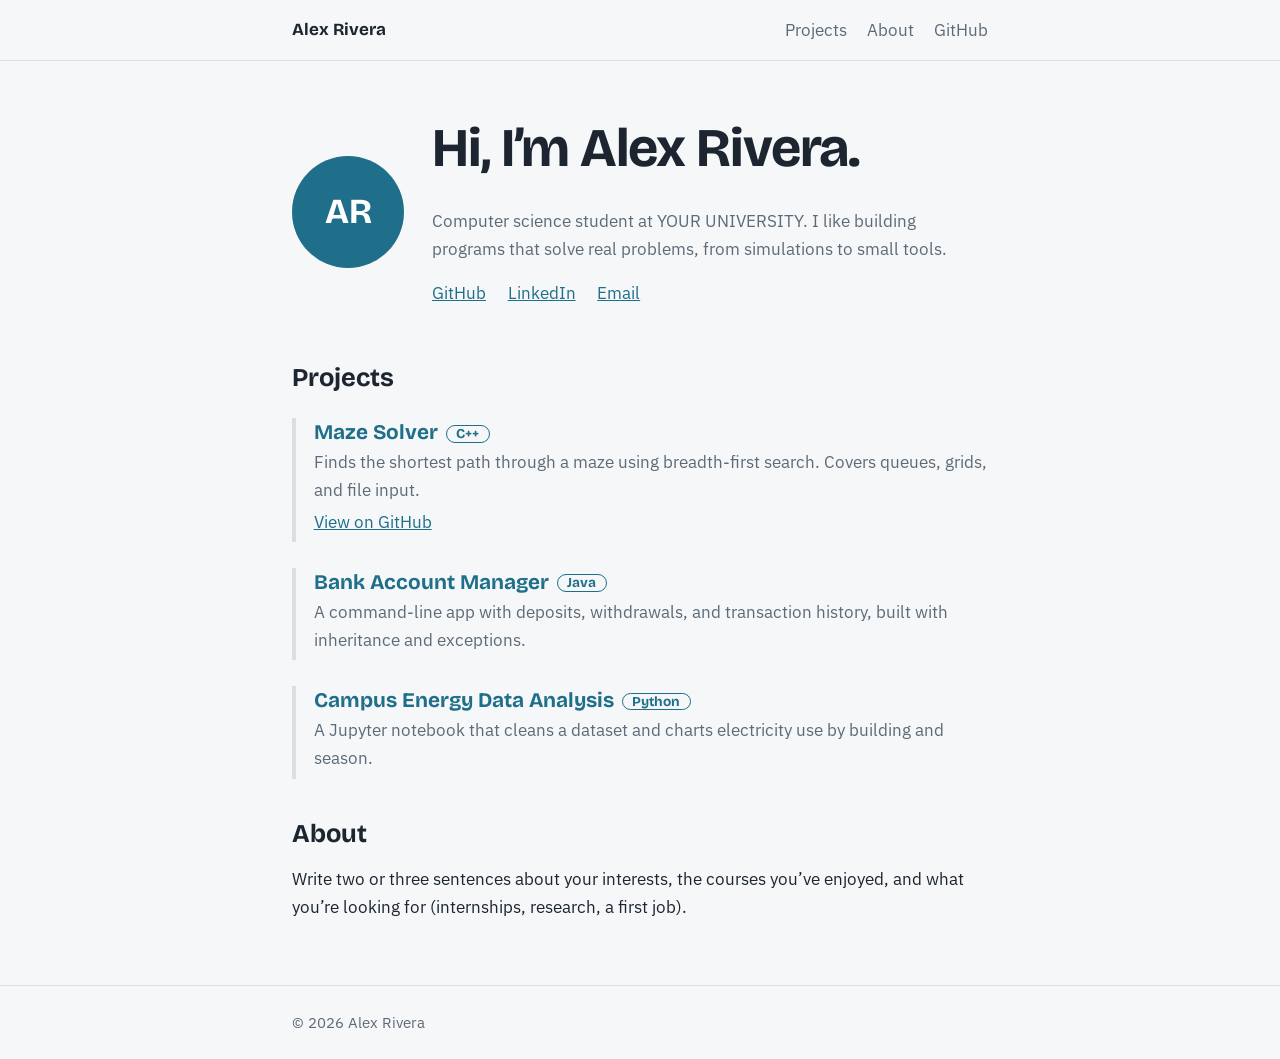
<file: index.html>
<!DOCTYPE html>
<html lang="en">
<head>
<meta charset="utf-8">
<meta name="viewport" content="width=device-width, initial-scale=1">
<title>Alex Rivera | Portfolio</title>
<!-- FONTS: pick fonts at fonts.google.com, paste the link here, then update --font-heading / --font-body in style.css -->
<link rel="stylesheet" href="https://fonts.googleapis.com/css2?family=Bricolage+Grotesque:wght@600;700&family=IBM+Plex+Sans:wght@400;600&display=swap">
<link rel="stylesheet" href="style.css">
</head>
<body>

<nav>
  <div class="wrap">
    <a class="brand" href="index.html">Alex Rivera</a>
    <ul>
      <li><a href="#projects">Projects</a></li>
      <li><a href="#about">About</a></li>
      <li><a href="https://github.com/YOUR-USERNAME">GitHub</a></li>
    </ul>
  </div>
</nav>

<main class="wrap">

  <header class="hero">
    <!-- PHOTO: replace the line below with <img class="avatar" src="me.jpg" alt="Photo of Alex"> (put me.jpg next to this file) -->
    <div class="avatar" aria-hidden="true">AR</div>
    <div>
      <h1>Hi, I’m Alex Rivera.</h1>
      <p>Computer science student at YOUR UNIVERSITY. I like building programs that solve real problems, from simulations to small tools.</p>
      <div class="links">
        <a href="https://github.com/YOUR-USERNAME">GitHub</a>
        <a href="https://www.linkedin.com/in/YOUR-NAME">LinkedIn</a>
        <a href="mailto:you@university.edu">Email</a>
      </div>
    </div>
  </header>

  <section id="projects">
    <h2>Projects</h2>

    <!-- PROJECT CARDS: copy one <article> block per project, then edit the title, tag, description, and link -->
    <article class="project">
      <h3><a href="projects/maze-solver.html">Maze Solver</a><span class="tag">C++</span></h3>
      <p>Finds the shortest path through a maze using breadth-first search. Covers queues, grids, and file input.</p>
      <p><a href="https://github.com/YOUR-USERNAME/maze-solver">View on GitHub</a></p>
    </article>

    <article class="project">
      <h3><a href="projects/bank-account.html">Bank Account Manager</a><span class="tag">Java</span></h3>
      <p>A command-line app with deposits, withdrawals, and transaction history, built with inheritance and exceptions.</p>
    </article>

    <article class="project">
      <h3><a href="projects/data-analysis.html">Campus Energy Data Analysis</a><span class="tag">Python</span></h3>
      <p>A Jupyter notebook that cleans a dataset and charts electricity use by building and season.</p>
    </article>
    <!-- END PROJECT CARDS -->
  </section>

  <section id="about">
    <h2>About</h2>
    <p>Write two or three sentences about your interests, the courses you’ve enjoyed, and what you’re looking for (internships, research, a first job).</p>
  </section>

</main>

<footer>
  <div class="wrap">© 2026 Alex Rivera</div>
</footer>

</body>
</html>
</file>
<file: style.css>
/* ===== CUSTOMIZE HERE: change these values to restyle every page ===== */
:root{
  --accent:#1f6f8b;                 /* links, tags, buttons */
  --bg:#f5f7f8;                     /* page background */
  --surface:#ffffff;                /* code header, avatar text */
  --text:#1c2530;                   /* main text */
  --muted:#5d6b78;                  /* secondary text */
  --line:#d9e0e5;                   /* borders */
  --font-heading:"Bricolage Grotesque",Georgia,serif;
  --font-body:"IBM Plex Sans",system-ui,sans-serif;
  --radius:6px;
}
/* Dark mode. Delete this whole block if you only want one look. */
@media (prefers-color-scheme:dark){
  :root{--accent:#6cc4e0;--bg:#12181e;--surface:#1a222a;--text:#e6ecf0;--muted:#9aa8b4;--line:#2b3641}
}
/* ===== END CUSTOMIZE ===== */

*{box-sizing:border-box}
body{margin:0;background:var(--bg);color:var(--text);font:1.0625rem/1.65 var(--font-body)}
h1,h2,h3{font-family:var(--font-heading);line-height:1.15;margin:0 0 .5em}
h1{font-size:clamp(2.2rem,6vw,3.4rem);letter-spacing:-.02em}
h2{font-size:1.6rem;margin-top:2.5rem}
a{color:var(--accent)}
a:focus-visible{outline:3px solid var(--accent);outline-offset:3px}
.wrap{max-width:46rem;margin:0 auto;padding:0 1.25rem}

nav{border-bottom:1px solid var(--line)}
nav .wrap{display:flex;justify-content:space-between;align-items:center;gap:1rem;padding-top:1rem;padding-bottom:1rem;flex-wrap:wrap}
nav .brand{font-family:var(--font-heading);font-weight:700;color:var(--text);text-decoration:none}
nav ul{display:flex;gap:1.25rem;list-style:none;margin:0;padding:0}
nav ul a{text-decoration:none;color:var(--muted)}
nav ul a:hover{color:var(--accent)}

.hero{padding:3.5rem 0 1rem;display:flex;gap:1.75rem;align-items:center;flex-wrap:wrap}
.avatar{width:7rem;height:7rem;border-radius:50%;background:var(--accent);color:var(--surface);display:grid;place-items:center;font:700 2.2rem var(--font-heading);object-fit:cover;flex:none}
.hero p{color:var(--muted);margin:.25rem 0 1rem;max-width:34rem}
.links a{margin-right:1.1rem}

.project{border-left:4px solid var(--line);padding:.2rem 0 .2rem 1.1rem;margin:1.6rem 0}
.project:hover{border-left-color:var(--accent)}
.project h3{margin:0 0 .15em;font-size:1.3rem}
.project h3 a{text-decoration:none}
.project h3 a:hover{text-decoration:underline}
.tag{display:inline-block;font-size:.85rem;color:var(--accent);border:1px solid var(--accent);border-radius:99px;padding:0 .6rem;margin-left:.5rem;vertical-align:middle}
.project p{margin:.2rem 0;color:var(--muted)}

.meta{color:var(--muted);margin:-.2rem 0 1.5rem}
figure.code{margin:1.25rem 0;border-radius:var(--radius);overflow:hidden;background:#282c34}
figure.code figcaption{background:#21252b;color:#abb2bf;font:.85rem ui-monospace,Consolas,monospace;padding:.5rem 1rem}
figure.code pre{margin:0;overflow-x:auto}
figure.code code{font:.9rem/1.55 ui-monospace,Consolas,monospace;padding:1rem!important}
pre.plain{background:var(--surface);border:1px solid var(--line);border-radius:var(--radius);padding:1rem;overflow-x:auto;font:.9rem/1.5 ui-monospace,Consolas,monospace}
img{max-width:100%;border-radius:var(--radius)}
footer{margin-top:4rem;padding:1.5rem 0;border-top:1px solid var(--line);color:var(--muted);font-size:.95rem}
</file>
